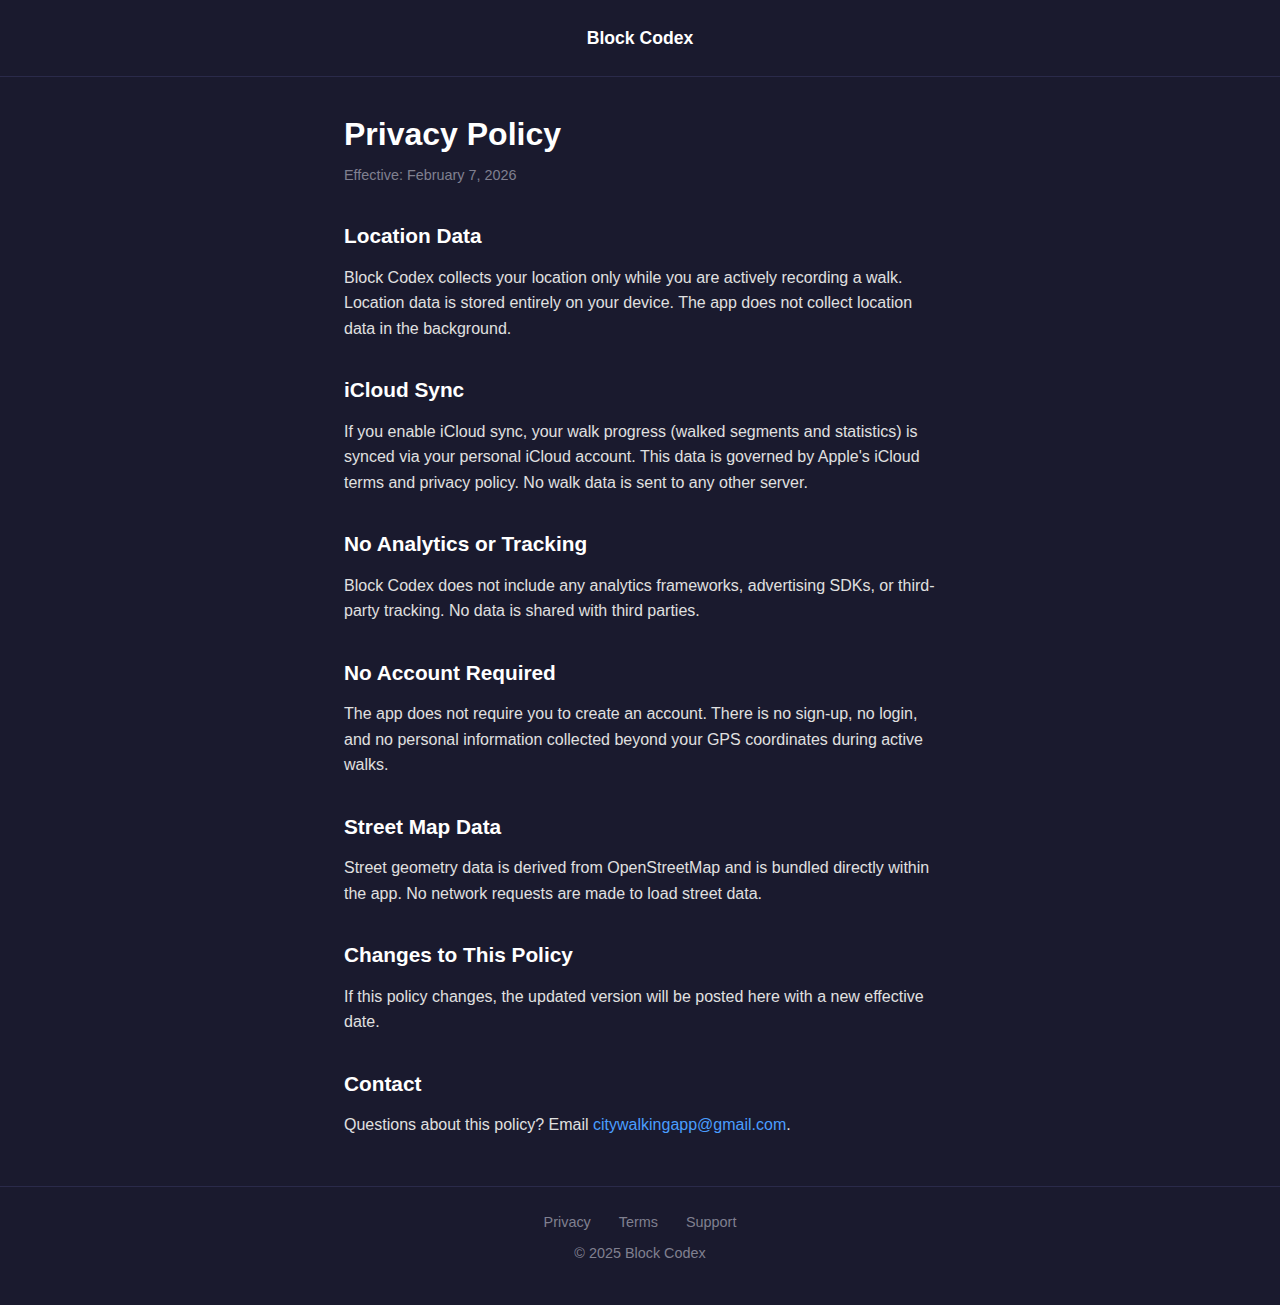
<file: privacy/index.html>
<!DOCTYPE html>
  <html lang="en">                                                              
  <head>                                                                        
    <meta charset="UTF-8">                                                      
    <meta name="viewport" content="width=device-width, initial-scale=1.0">      
    <title>Privacy Policy — Block Codex</title>
    <link rel="stylesheet" href="/style.css">
  </head>
  <body>
    <nav>
      <a href="/" class="site-name">Block Codex</a>
    </nav>

    <div class="container legal-page">
      <h1>Privacy Policy</h1>
      <p class="effective-date">Effective: February 7, 2026</p>

      <h2>Location Data</h2>
      <p>Block Codex collects your location only while you are actively
  recording a walk. Location data is stored entirely on your device. The app
  does not collect location data in the background.</p>

      <h2>iCloud Sync</h2>
      <p>If you enable iCloud sync, your walk progress (walked segments and
  statistics) is synced via your personal iCloud account. This data is governed
  by Apple's iCloud terms and privacy policy. No walk data is sent to any other
  server.</p>

      <h2>No Analytics or Tracking</h2>
      <p>Block Codex does not include any analytics frameworks, advertising
  SDKs, or third-party tracking. No data is shared with third parties.</p>

      <h2>No Account Required</h2>
      <p>The app does not require you to create an account. There is no sign-up,
   no login, and no personal information collected beyond your GPS coordinates
  during active walks.</p>

      <h2>Street Map Data</h2>
      <p>Street geometry data is derived from OpenStreetMap and is bundled
  directly within the app. No network requests are made to load street data.</p>

      <h2>Changes to This Policy</h2>
      <p>If this policy changes, the updated version will be posted here with a
  new effective date.</p>

      <h2>Contact</h2>
      <p>Questions about this policy? Email <a
  href="mailto:citywalkingapp@gmail.com">citywalkingapp@gmail.com</a>.</p>
    </div>

    <footer>
      <div class="footer-links">
        <a href="/privacy">Privacy</a>
        <a href="/terms">Terms</a>
        <a href="/support">Support</a>
      </div>
      <p>&copy; 2025 Block Codex</p>
    </footer>
  </body>
  </html>
</file>
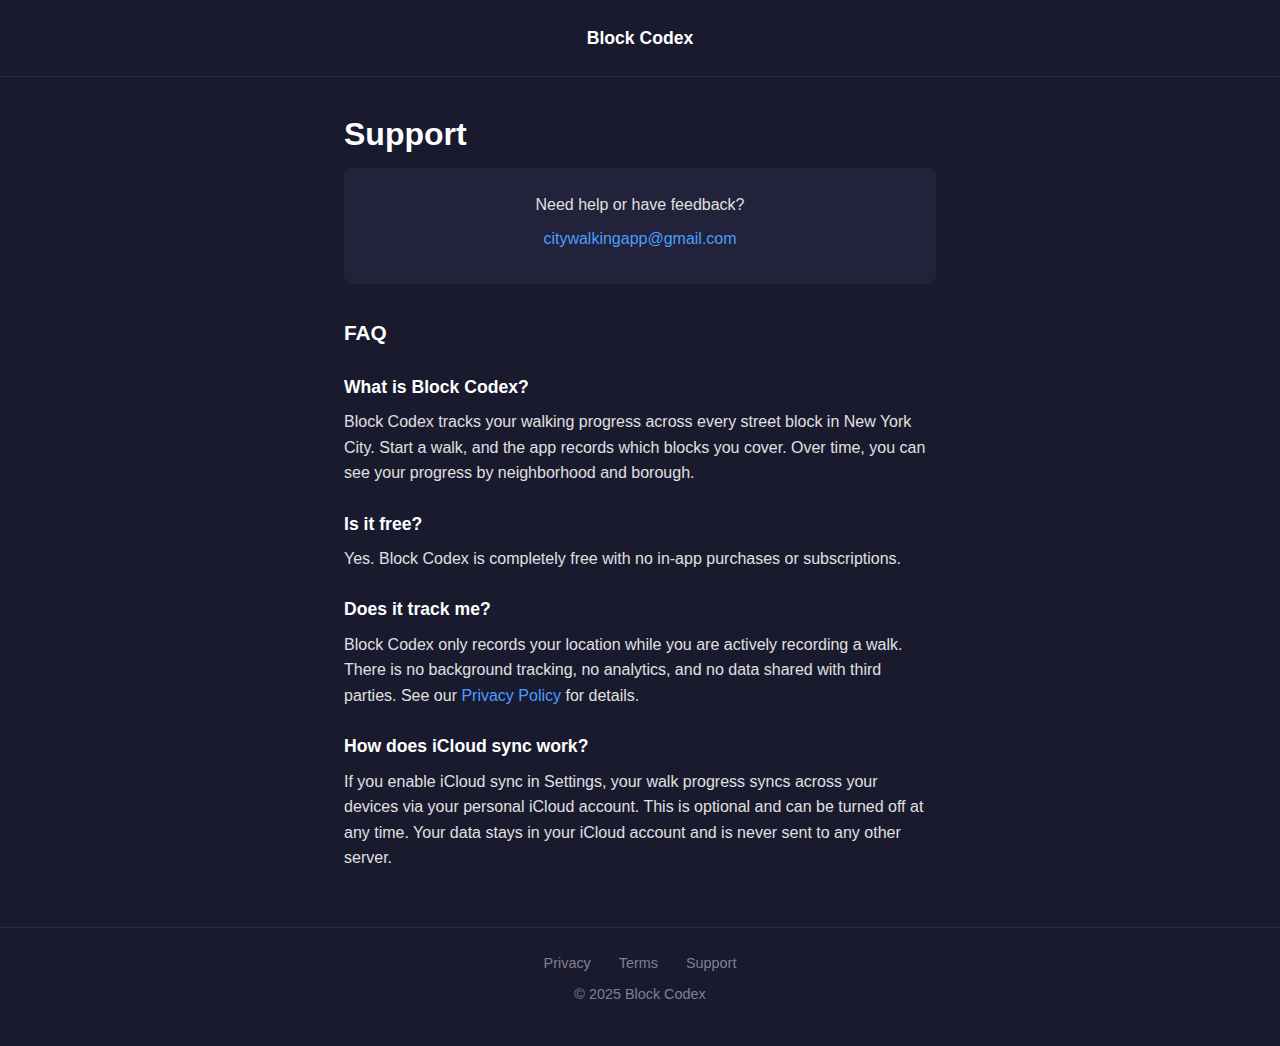
<file: support/index.html>
<!DOCTYPE html>
  <html lang="en">
  <head>
    <meta charset="UTF-8">
    <meta name="viewport" content="width=device-width, initial-scale=1.0">
    <title>Support — Block Codex</title>
    <link rel="stylesheet" href="/style.css">
  </head>
  <body>
    <nav>
      <a href="/" class="site-name">Block Codex</a>
    </nav>

    <div class="container">
      <h1>Support</h1>

      <div class="contact-box">
        <p>Need help or have feedback?</p>
        <p><a
  href="mailto:citywalkingapp@gmail.com">citywalkingapp@gmail.com</a></p>
      </div>

      <h2>FAQ</h2>

      <div class="faq-item">
        <h3>What is Block Codex?</h3>
        <p>Block Codex tracks your walking progress across every street block in
   New York City. Start a walk, and the app records which blocks you cover. Over
   time, you can see your progress by neighborhood and borough.</p>
      </div>

      <div class="faq-item">
        <h3>Is it free?</h3>
        <p>Yes. Block Codex is completely free with no in-app purchases or
  subscriptions.</p>
      </div>

      <div class="faq-item">
        <h3>Does it track me?</h3>
        <p>Block Codex only records your location while you are actively
  recording a walk. There is no background tracking, no analytics, and no data
  shared with third parties. See our <a href="/privacy">Privacy Policy</a> for
  details.</p>
      </div>

      <div class="faq-item">
        <h3>How does iCloud sync work?</h3>
        <p>If you enable iCloud sync in Settings, your walk progress syncs
  across your devices via your personal iCloud account. This is optional and can
   be turned off at any time. Your data stays in your iCloud account and is
  never sent to any other server.</p>
      </div>
    </div>

    <footer>
      <div class="footer-links">
        <a href="/privacy">Privacy</a>
        <a href="/terms">Terms</a>
        <a href="/support">Support</a>
      </div>
      <p>&copy; 2025 Block Codex</p>
    </footer>
  </body>
  </html>
</file>
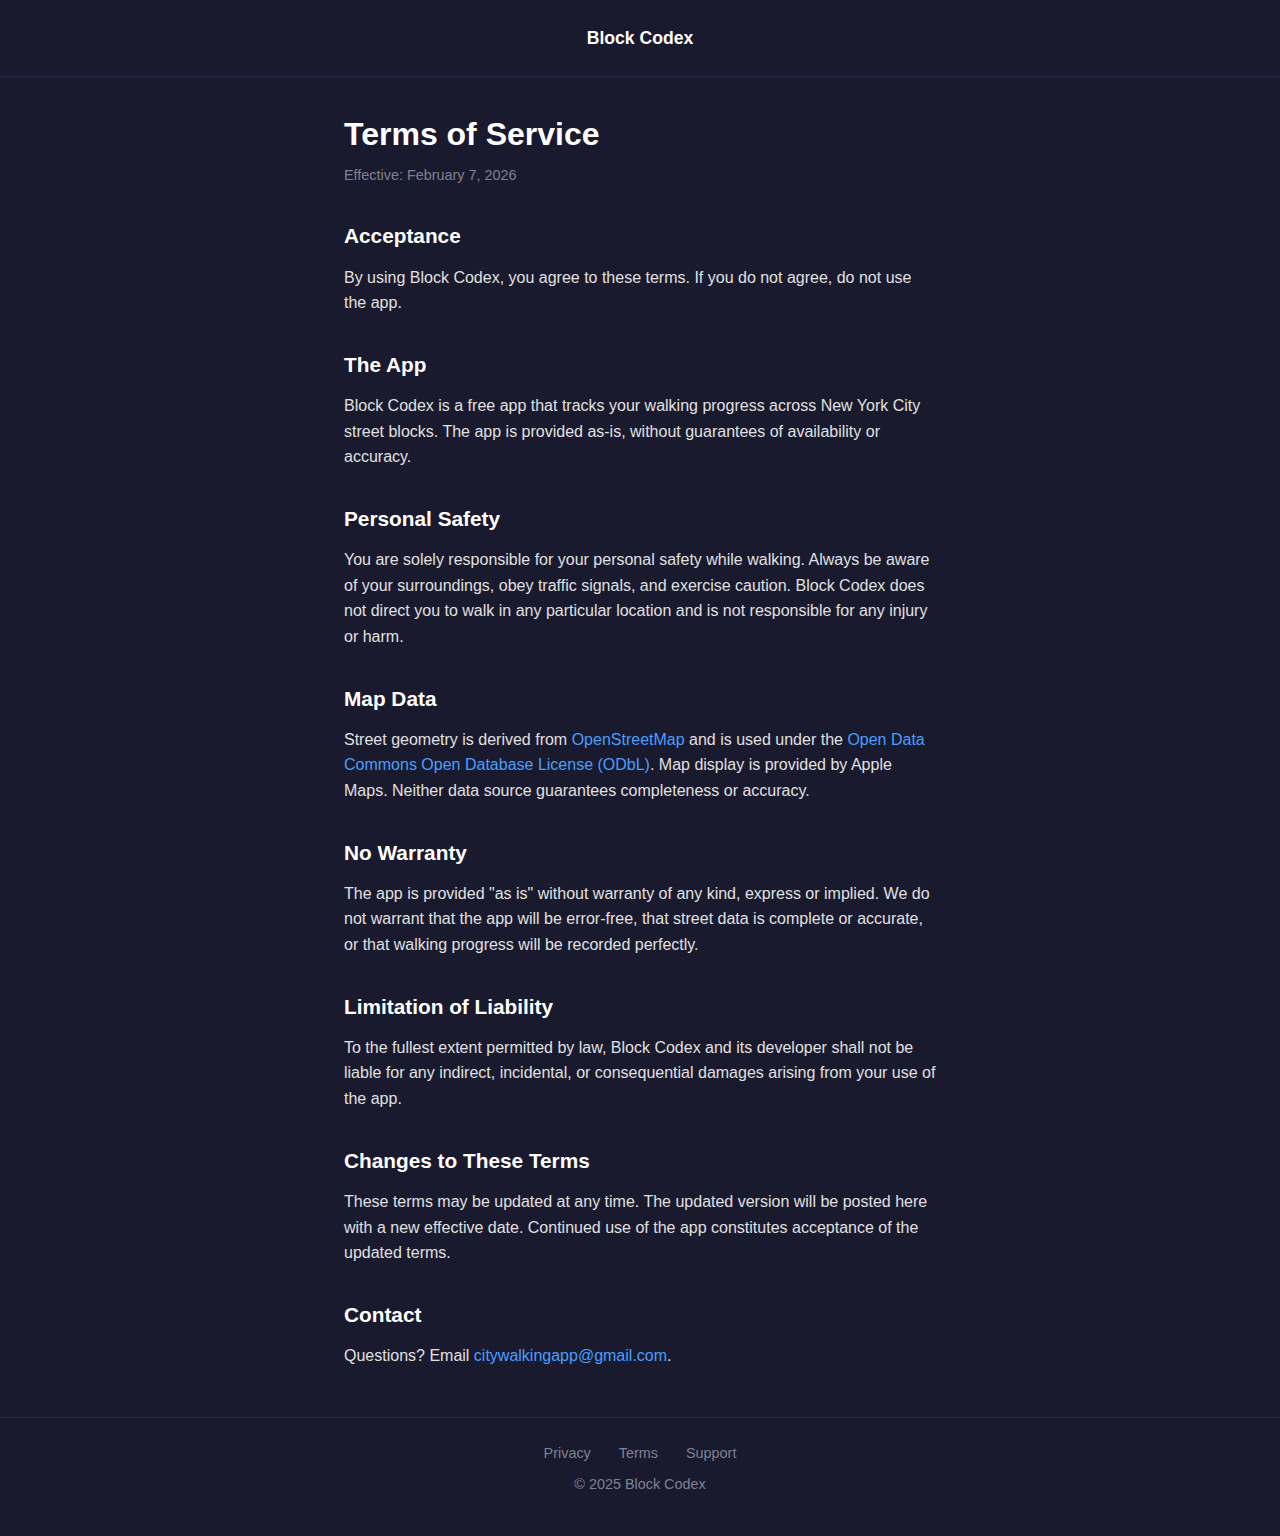
<file: terms/index.html>
<!DOCTYPE html>
  <html lang="en">
  <head>
    <meta charset="UTF-8">
    <meta name="viewport" content="width=device-width, initial-scale=1.0">
    <title>Terms of Service — Block Codex</title>
    <link rel="stylesheet" href="/style.css">
  </head>
  <body>
    <nav>
      <a href="/" class="site-name">Block Codex</a>
    </nav>

    <div class="container legal-page">
      <h1>Terms of Service</h1>
      <p class="effective-date">Effective: February 7, 2026</p>

      <h2>Acceptance</h2>
      <p>By using Block Codex, you agree to these terms. If you do not agree, do
   not use the app.</p>

      <h2>The App</h2>
      <p>Block Codex is a free app that tracks your walking progress across New
  York City street blocks. The app is provided as-is, without guarantees of
  availability or accuracy.</p>

      <h2>Personal Safety</h2>
      <p>You are solely responsible for your personal safety while walking.
  Always be aware of your surroundings, obey traffic signals, and exercise
  caution. Block Codex does not direct you to walk in any particular location
  and is not responsible for any injury or harm.</p>

      <h2>Map Data</h2>
      <p>Street geometry is derived from <a
  href="https://www.openstreetmap.org/">OpenStreetMap</a> and is used under the
  <a href="https://opendatacommons.org/licenses/odbl/">Open Data Commons Open
  Database License (ODbL)</a>. Map display is provided by Apple Maps. Neither
  data source guarantees completeness or accuracy.</p>

      <h2>No Warranty</h2>
      <p>The app is provided "as is" without warranty of any kind, express or
  implied. We do not warrant that the app will be error-free, that street data
  is complete or accurate, or that walking progress will be recorded
  perfectly.</p>

      <h2>Limitation of Liability</h2>
      <p>To the fullest extent permitted by law, Block Codex and its developer
  shall not be liable for any indirect, incidental, or consequential damages
  arising from your use of the app.</p>

      <h2>Changes to These Terms</h2>
      <p>These terms may be updated at any time. The updated version will be
  posted here with a new effective date. Continued use of the app constitutes
  acceptance of the updated terms.</p>

      <h2>Contact</h2>
      <p>Questions? Email <a
  href="mailto:citywalkingapp@gmail.com">citywalkingapp@gmail.com</a>.</p>
    </div>

    <footer>
      <div class="footer-links">
        <a href="/privacy">Privacy</a>
        <a href="/terms">Terms</a>
        <a href="/support">Support</a>
      </div>
      <p>&copy; 2025 Block Codex</p>
    </footer>
  </body>
  </html>
</file>
<file: style.css>
* {
  margin: 0;
  padding: 0;
  box-sizing: border-box;
}

body {
  font-family: -apple-system, BlinkMacSystemFont, "Segoe UI", Roboto, Helvetica, Arial, sans-serif;
  background-color: #1a1a2e;
  color: #e0e0e0;
  line-height: 1.6;
  min-height: 100vh;
  display: flex;
  flex-direction: column;
}

a {
  color: #4a9eff;
  text-decoration: none;
}

a:hover {
  text-decoration: underline;
}

nav {
  padding: 1.5rem 1rem;
  text-align: center;
  border-bottom: 1px solid #2a2a4a;
}

nav .site-name {
  font-size: 1.1rem;
  font-weight: 600;
  color: #fff;
}

.container {
  max-width: 640px;
  margin: 0 auto;
  padding: 2rem 1.5rem;
  flex: 1;
}

h1 {
  color: #fff;
  font-size: 2rem;
  margin-bottom: 0.5rem;
}

h2 {
  color: #fff;
  font-size: 1.3rem;
  margin-top: 2rem;
  margin-bottom: 0.75rem;
}

h3 {
  color: #fff;
  font-size: 1.1rem;
  margin-top: 1.5rem;
  margin-bottom: 0.5rem;
}

p {
  margin-bottom: 1rem;
}

ul {
  margin-bottom: 1rem;
  padding-left: 1.5rem;
}

li {
  margin-bottom: 0.4rem;
}

.tagline {
  font-size: 1.25rem;
  color: #a0a0c0;
  margin-bottom: 1.5rem;
}

.hero {
  text-align: center;
  padding: 4rem 0 3rem;
}

.hero h1 {
  font-size: 2.5rem;
  margin-bottom: 0.25rem;
}

.hero .description {
  font-size: 1.05rem;
  color: #c0c0d0;
  margin-bottom: 2rem;
  max-width: 480px;
  margin-left: auto;
  margin-right: auto;
}

.app-store-badge img {
  height: 54px;
}

.app-store-badge {
  display: inline-block;
  margin-bottom: 2rem;
}

footer {
  text-align: center;
  padding: 1.5rem 1rem;
  border-top: 1px solid #2a2a4a;
  font-size: 0.9rem;
  color: #808090;
}

footer a {
  color: #808090;
  margin: 0 0.75rem;
}

footer a:hover {
  color: #4a9eff;
}

.footer-links {
  margin-bottom: 0.5rem;
}

.legal-page h1 {
  margin-bottom: 0.25rem;
}

.effective-date {
  color: #808090;
  font-size: 0.9rem;
  margin-bottom: 2rem;
}

.faq-item {
  margin-bottom: 1.5rem;
}

.contact-box {
  background: #22223a;
  border-radius: 8px;
  padding: 1.5rem;
  margin-bottom: 2rem;
  text-align: center;
}

.contact-box p {
  margin-bottom: 0.5rem;
}

@media (max-width: 480px) {
  .hero h1 {
    font-size: 2rem;
  }

  .hero .tagline {
    font-size: 1.1rem;
  }

  .container {
    padding: 1.5rem 1rem;
  }

  h1 {
    font-size: 1.6rem;
  }
}
</file>
